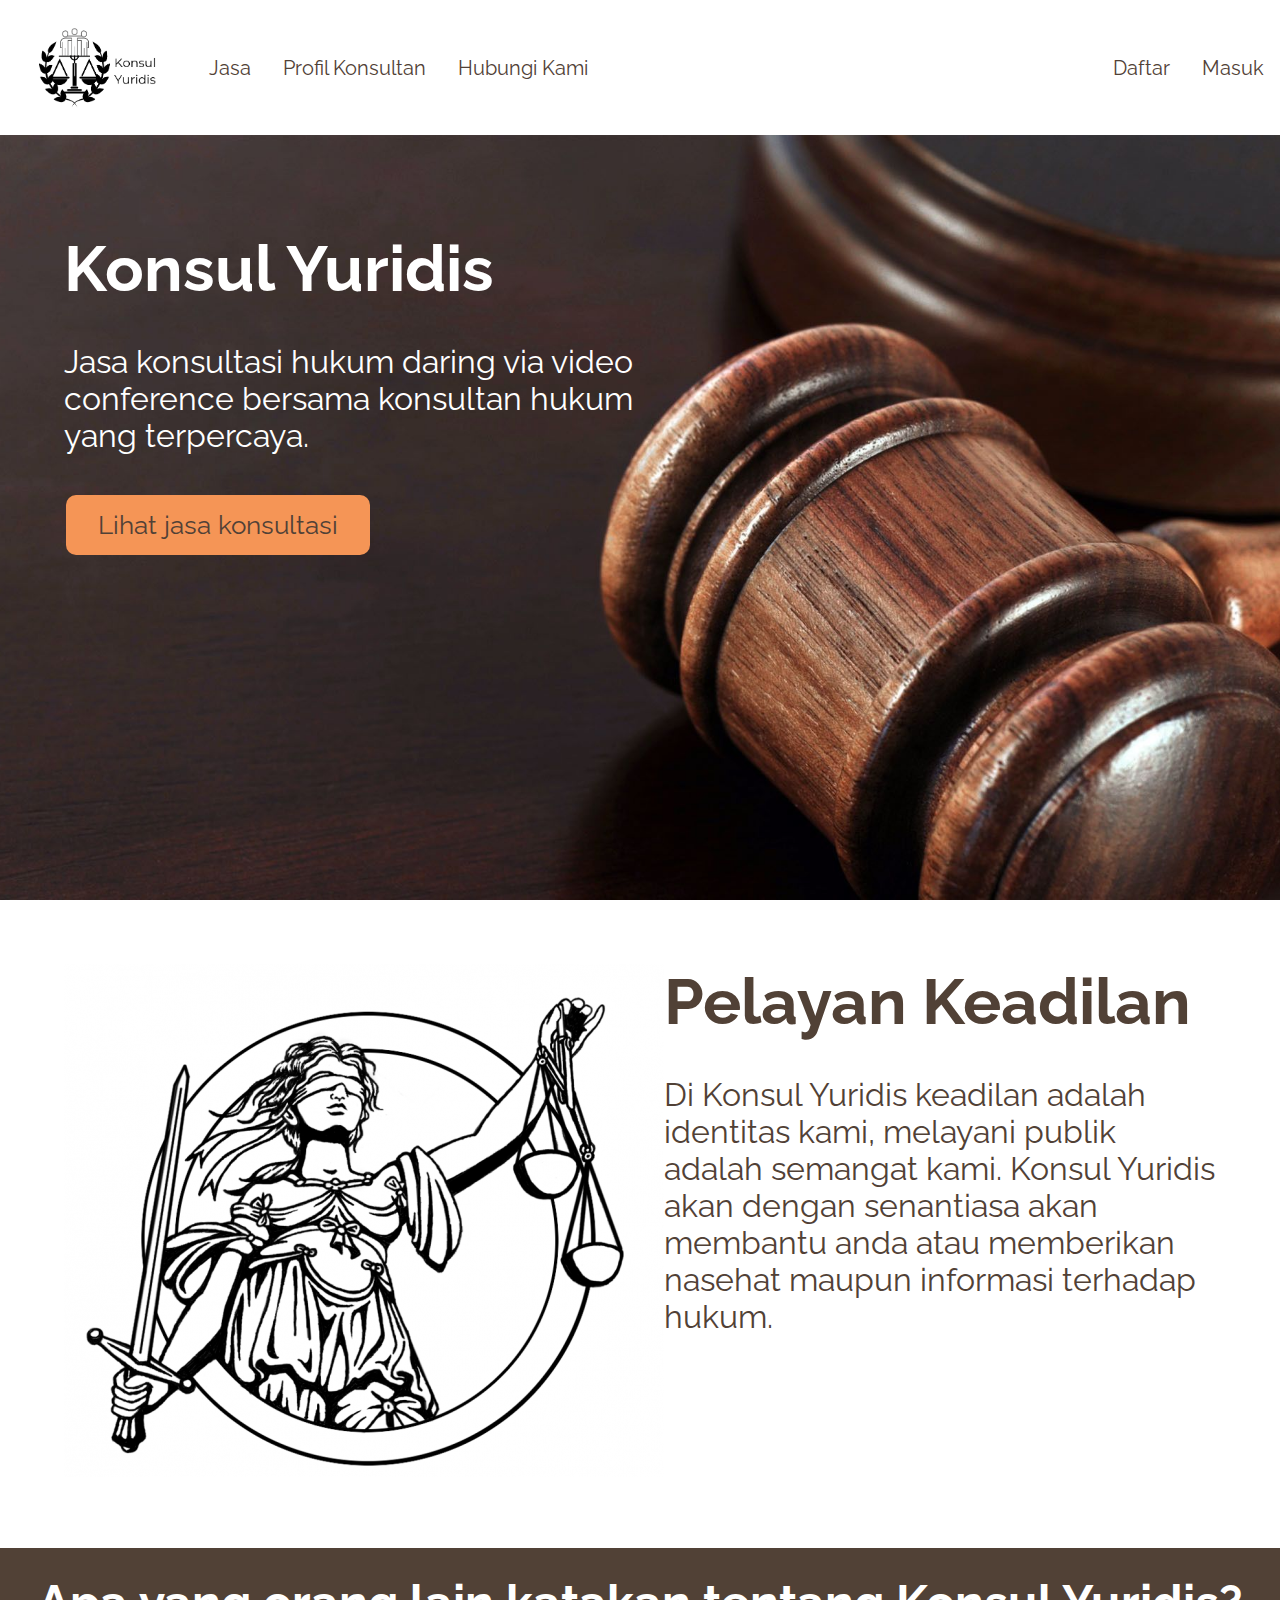
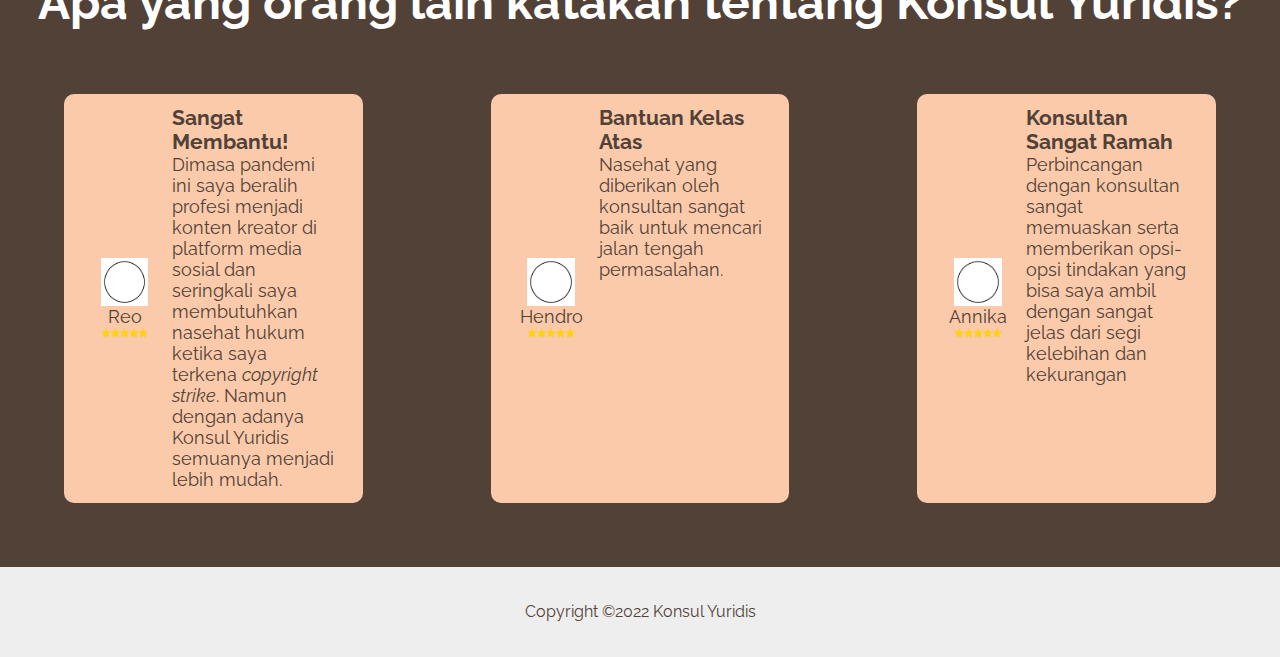
<file: KonsulYuridis-main/index.html>
<!DOCTYPE html>
<html lang="en">
<head>
    <meta charset="UTF-8">
    <meta http-equiv="X-UA-Compatible" content="IE=edge">
    <meta name="viewport" content="width=device-width, initial-scale=1.0">
    <title>Home</title>
    <link rel="stylesheet" type="text/css" href="css/appstyle.css">
    <link rel="preconnect" href="https://fonts.googleapis.com">
    <link rel="preconnect" href="https://fonts.gstatic.com" crossorigin>
    <link href="https://fonts.googleapis.com/css2?family=Raleway:ital,wght@0,100;0,200;0,300;0,400;0,500;0,600;0,700;0,800;0,900;1,100;1,200;1,300;1,400;1,500;1,600;1,700;1,800;1,900&display=swap" rel="stylesheet">
</head>
<body>
    <div id="container">
        <div id="header">
            <div class="menuKiri">
                <ul>
                    <li class="logo"><a href="index.html" class="logos"><img src="images/logo.png" alt="Logo"></a></li>
                    <li><a href="jasa.html">Jasa</a></li>
                    <li><a href="konsultan.html">Profil Konsultan</a></li>
                    <li><a href="kontak.html">Hubungi Kami</a></li>
                </ul>
            </div>
            <div class="menuKanan">
                <ul>
                    <li class="daftar"><a href="daftar.html">Daftar</a></li>
                    <li class="masuk"><a href="masuk.html">Masuk</a></li>
                    <!-- <li class="akun"><a href="akun.html" class="akuns"><img src="images/akun.png" alt="Akun"></a></li> -->
                </ul>
            </div>
        </div>
        <div id="content">
            <div class="home1">
                <div style="flex-grow: 1; padding-left: 5%; padding-top: 7.5%;">
                    <h1>Konsul Yuridis</h1>
                    <p><br>Jasa konsultasi hukum daring via video conference bersama konsultan hukum yang terpercaya.<br><br></p>
                    <a class="button1" href="jasa.html">Lihat jasa konsultasi</a>
                </div>
                <div style="flex-grow: 1; width: 110%;">
                    
                </div>
            </div>

            <div class="home2">
                <div class="home2Left">
                    <img src="images/img1.png" alt="Img1">
                </div>
                <div class="home2Right">
                    <h1>Pelayan Keadilan</h1>
                    <p><br>Di Konsul Yuridis keadilan adalah identitas kami, melayani publik adalah semangat kami. Konsul Yuridis akan dengan senantiasa akan membantu anda atau memberikan nasehat maupun informasi terhadap hukum. </p>
                </div>
            </div>

            <div class="review">
                <h1>Apa yang orang lain katakan tentang Konsul Yuridis?</h1>
                <div class="reviewBox">
                    <div class="box1">
                        <div class="akunTestimoni">
                            <img src="images/akun.png" width="50%" alt="Akun Testimoni 1">
                            <p>Reo</p>
                            <img src="images/five-star-rating.png" width="50%" alt="5 Star">
                        </div>
                        <div class="isiTestimoni">
                            <h3>Sangat Membantu!</h5>
                            <p>Dimasa pandemi ini saya beralih profesi menjadi konten kreator di platform media sosial dan seringkali saya membutuhkan nasehat hukum ketika saya terkena <i>copyright strike</i>. Namun dengan adanya Konsul Yuridis semuanya menjadi lebih mudah.</p>
                        </div>
                    </div>
                    <div class="box1">
                        <div class="akunTestimoni">
                            <img src="images/akun.png" width="50%" alt="Akun Testimoni 1">
                            <p>Hendro</p>
                            <img src="images/five-star-rating.png" width="50%" alt="5 Star">
                        </div>
                        <div class="isiTestimoni">
                            <h3>Bantuan Kelas Atas</h5>
                            <p>Nasehat yang diberikan oleh konsultan sangat baik untuk mencari jalan tengah permasalahan.</p>
                        </div>
                    </div>
                    <div class="box1">
                        <div class="akunTestimoni">
                            <img src="images/akun.png" width="50%" alt="Akun Testimoni 1">
                            <p>Annika</p>
                            <img src="images/five-star-rating.png" width="50%" alt="5 Star">
                        </div>
                        <div class="isiTestimoni">
                            <h3>Konsultan Sangat Ramah</h5>
                            <p>Perbincangan dengan konsultan sangat memuaskan serta memberikan opsi-opsi tindakan yang bisa saya ambil dengan sangat jelas dari segi kelebihan dan kekurangan</p>
                        </div>
                    </div>
                </div>
            </div>
        </div>
        <div id="footer">
            Copyright &copy;2022 Konsul Yuridis
        </div>
    </div>
</body>
</html>
</file>
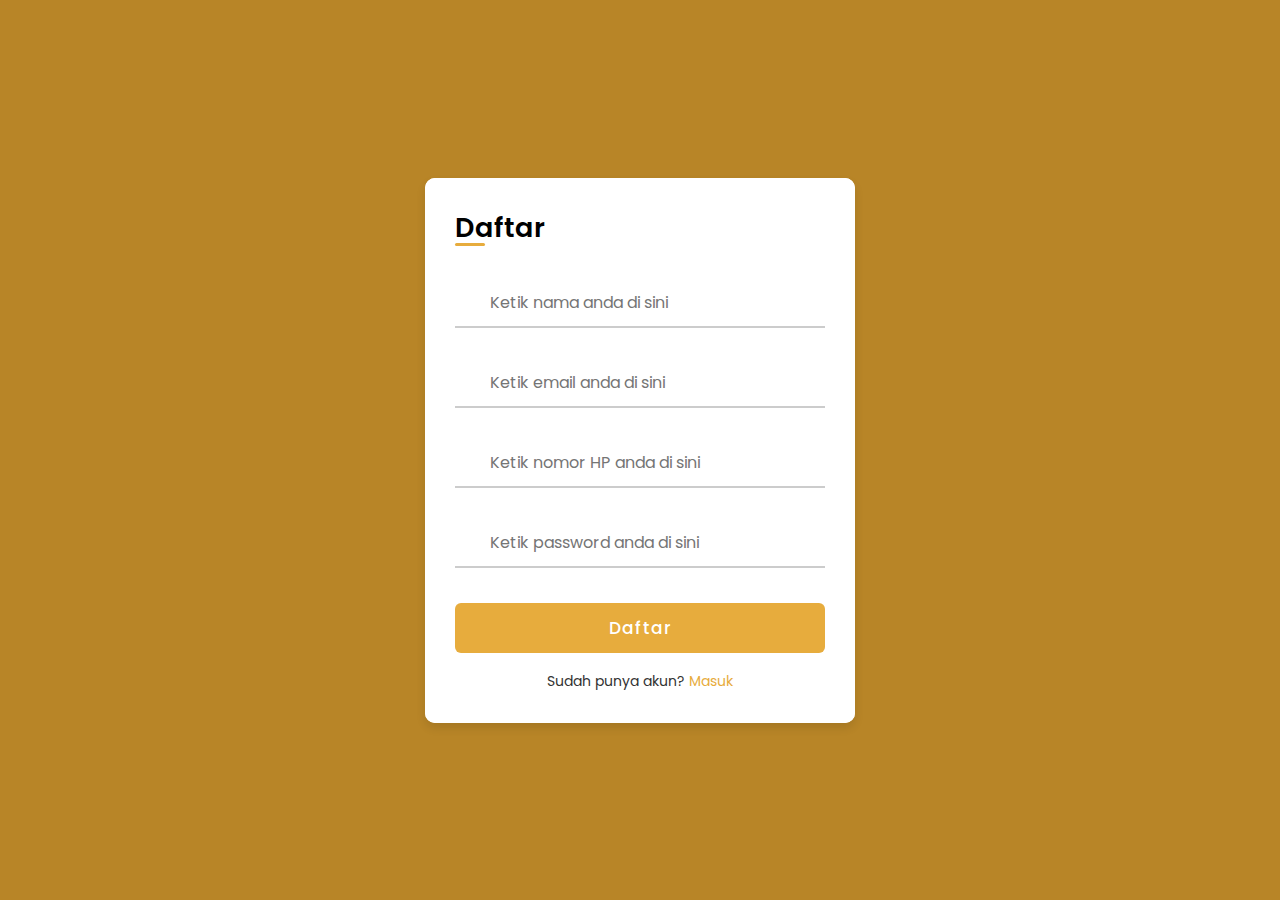
<file: KonsulYuridis-main/daftar.html>
<!DOCTYPE html>
<html lang="en">
<head>
    <meta charset="UTF-8">
    <meta http-equiv="X-UA-Compatible" content="IE=edge">
    <meta name="viewport" content="width=device-width, initial-scale=1.0">
    <link rel="stylesheet" href="https://unicons.iconscout.com/release/v4.0.0/css/line.css">
    <link rel="stylesheet" href="css/formstyle.css">
    
</head>
<body>
    
    <div class="container">
        <div class="forms">
            <div class="form daftar">
                <span class="title">Daftar</span>

                <form action="#">
                    <div class="input-field">
                        <input type="text" placeholder="Ketik nama anda di sini" required>
                        <i class="uil uil-user"></i>
                    </div>
                    <div class="input-field">
                        <input type="email" placeholder="Ketik email anda di sini" required>
                        <i class="uil uil-envelope icon"></i>
                    </div>
                    <div class="input-field">
                        <input type="text" onkeypress="isInputNumber(event)" placeholder="Ketik nomor HP anda di sini" required>
                        <i class="uil uil-mobile-android"></i>
                    </div>
                    <div class="input-field">
                        <input type="password" class="password" placeholder="Ketik password anda di sini" required>
                        <i class="uil uil-lock icon"></i>
                        <i class="uil uil-eye-slash show"></i>
                    </div>

                    
                    

                    <div class="input-field button">
                        <input type="submit" value="Daftar">
                    </div>
                    
                </form>

                <div class="login-signup">
                    <span class="text">Sudah punya akun?
                        <a href="masuk.html" class="text signup-link">Masuk</a>
                    </span>
                </div>
            </div>

        </div>
    </div>
</div>

<script src="formscript.js"></script>

</body>
</html>
</file>
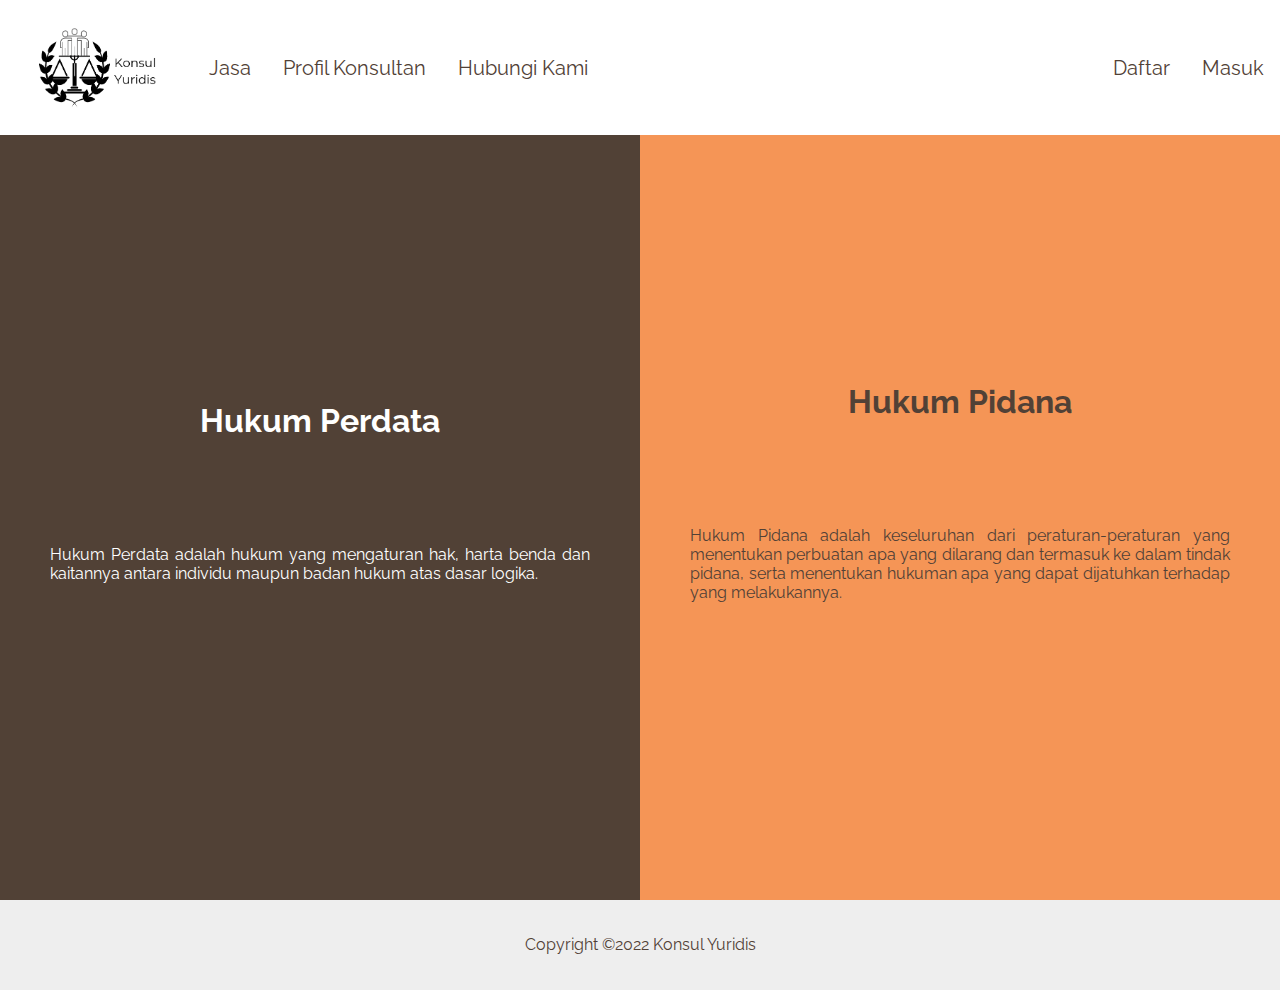
<file: KonsulYuridis-main/informasi.html>
<!DOCTYPE html>
<html lang="en">
<head>
    <meta charset="UTF-8">
    <meta http-equiv="X-UA-Compatible" content="IE=edge">
    <meta name="viewport" content="width=device-width, initial-scale=1.0">
    <title>Home</title>
    <link rel="stylesheet" type="text/css" href="css/informasi.css">
    <link rel="preconnect" href="https://fonts.googleapis.com">
    <link rel="preconnect" href="https://fonts.gstatic.com" crossorigin>
    <link href="https://fonts.googleapis.com/css2?family=Raleway:ital,wght@0,100;0,200;0,300;0,400;0,500;0,600;0,700;0,800;0,900;1,100;1,200;1,300;1,400;1,500;1,600;1,700;1,800;1,900&display=swap" rel="stylesheet">
</head>
<body>
    <div id="container">
        <div id="header">
            <div class="menuKiri">
                <ul>
                    <li class="logo"><a href="index.html" class="logos"><img src="images/logo.png" alt="Logo"></a></li>
                    <li><a href="jasa.html">Jasa</a></li>
                    <li><a href="konsultan.html">Profil Konsultan</a></li>
                    <li><a href="kontak.html">Hubungi Kami</a></li>
                </ul>
            </div>
            <div class="menuKanan">
                <ul>
                    <li class="daftar"><a href="daftar.html">Daftar</a></li>
                    <li class="masuk"><a href="masuk.html">Masuk</a></li>
                    <!-- <li class="akun"><a href="akun.html" class="akuns"><img src="images/akun.png" alt="Akun"></a></li> -->
                </ul>
            </div>
        </div>
        <div id="content">
            <div class="perdata">
                <h1>Hukum Perdata<br><br></h1>
                <p><br>Hukum Perdata adalah hukum yang mengaturan hak, harta benda dan kaitannya antara individu maupun badan hukum atas dasar logika.</p>
            </div>
            <div class="pidana">
                <h1>Hukum Pidana<br><br></h1>
                <p><br>Hukum Pidana adalah keseluruhan dari peraturan-peraturan yang menentukan perbuatan apa yang dilarang dan termasuk ke dalam tindak pidana, serta menentukan hukuman apa yang dapat dijatuhkan terhadap yang melakukannya.</p>
            </div>
        </div>
        <div id="footer">
            Copyright &copy;2022 Konsul Yuridis
        </div>
    </div>
</body>
</html>
</file>
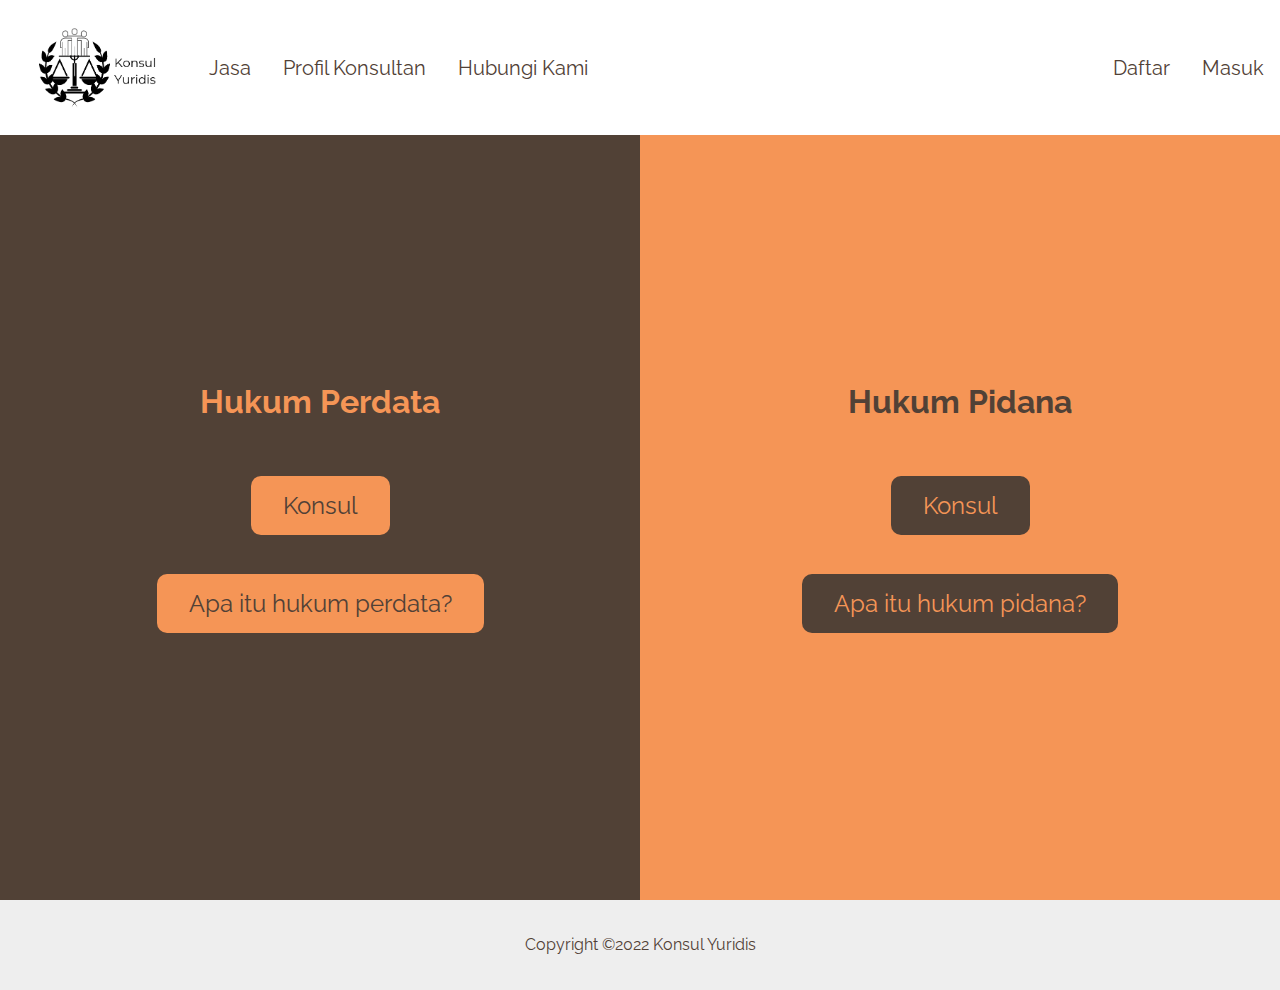
<file: KonsulYuridis-main/jasa.html>
<!DOCTYPE html>
<html lang="en">
<head>
    <meta charset="UTF-8">
    <meta http-equiv="X-UA-Compatible" content="IE=edge">
    <meta name="viewport" content="width=device-width, initial-scale=1.0">
    <title>Home</title>
    <link rel="stylesheet" type="text/css" href="css/jasa.css">
    <link rel="preconnect" href="https://fonts.googleapis.com">
    <link rel="preconnect" href="https://fonts.gstatic.com" crossorigin>
    <link href="https://fonts.googleapis.com/css2?family=Raleway:ital,wght@0,100;0,200;0,300;0,400;0,500;0,600;0,700;0,800;0,900;1,100;1,200;1,300;1,400;1,500;1,600;1,700;1,800;1,900&display=swap" rel="stylesheet">
</head>
<body>
    <div id="container">
        <div id="header">
            <div class="menuKiri">
                <ul>
                    <li class="logo"><a href="index.html" class="logos"><img src="images/logo.png" alt="Logo"></a></li>
                    <li><a href="jasa.html">Jasa</a></li>
                    <li><a href="konsultan.html">Profil Konsultan</a></li>
                    <li><a href="kontak.html">Hubungi Kami</a></li>
                </ul>
            </div>
            <div class="menuKanan">
                <ul>
                    <li class="daftar"><a href="daftar.html">Daftar</a></li>
                    <li class="masuk"><a href="masuk.html">Masuk</a></li>
                    <!-- <li class="akun"><a href="akun.html" class="akuns"><img src="images/akun.png" alt="Akun"></a></li> -->
                </ul>
            </div>
        </div>
        <div id="content">
            <div class="perdata">
                <h1>Hukum Perdata<br><br></h1>
                <a href="konsul.html">Konsul</a>
                <a href="informasi.html">Apa itu hukum perdata?</a>
            </div>
            <div class="pidana">
                <h1>Hukum Pidana<br><br></h1>
                <a href="konsul.html">Konsul</a>
                <a href="informasi.html">Apa itu hukum pidana?</a>
            </div>
        </div>
        <div id="footer">
            Copyright &copy;2022 Konsul Yuridis
        </div>
    </div>
</body>
</html>
</file>
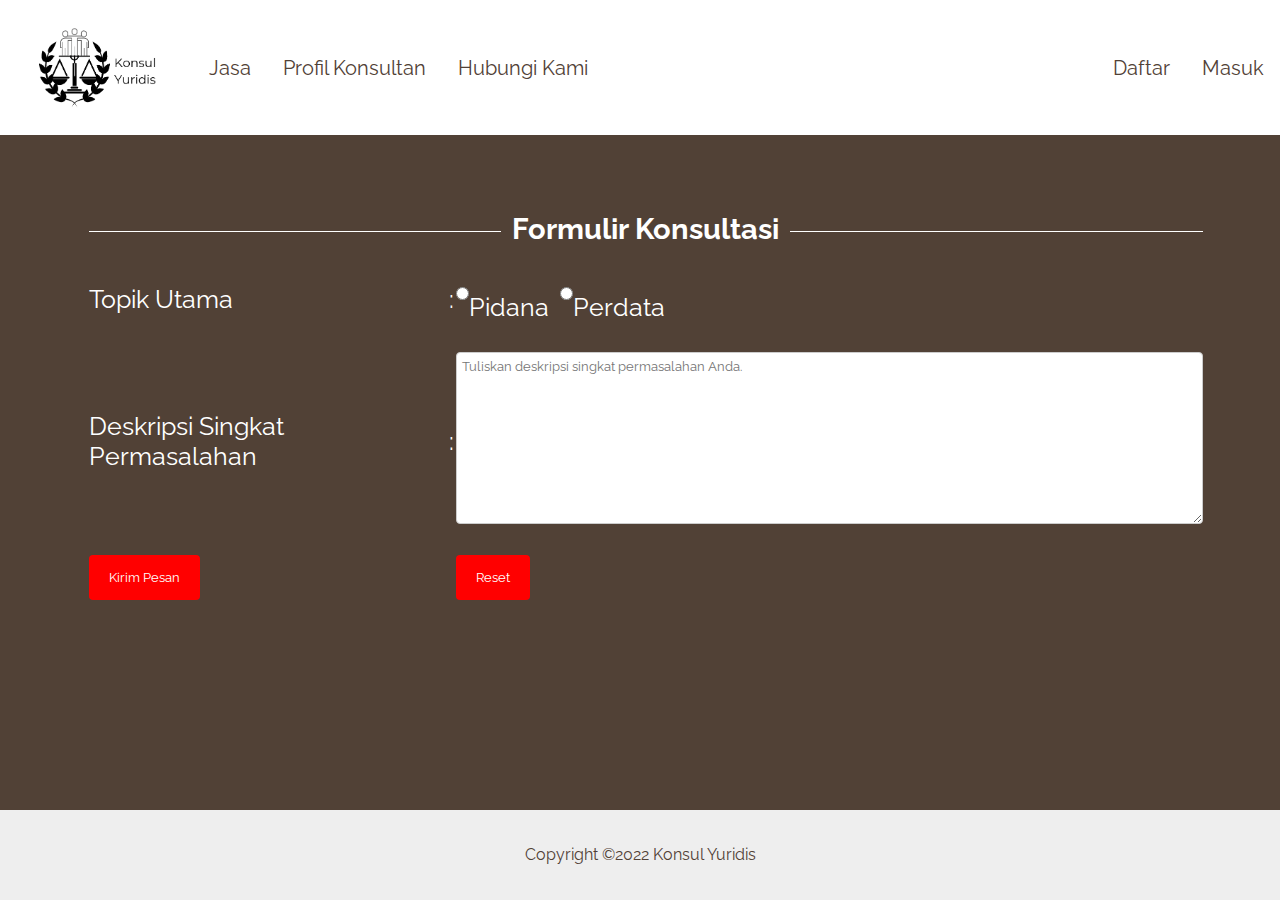
<file: KonsulYuridis-main/konsul.html>
<!DOCTYPE html>
<html lang="en">
<head>
    <meta charset="UTF-8">
    <meta http-equiv="X-UA-Compatible" content="IE=edge">
    <meta name="viewport" content="width=device-width, initial-scale=1.0">
    <title>Home</title>
    <link rel="stylesheet" type="text/css" href="css/konsul.css">
    <link rel="preconnect" href="https://fonts.googleapis.com">
    <link rel="preconnect" href="https://fonts.gstatic.com" crossorigin>
    <link href="https://fonts.googleapis.com/css2?family=Raleway:ital,wght@0,100;0,200;0,300;0,400;0,500;0,600;0,700;0,800;0,900;1,100;1,200;1,300;1,400;1,500;1,600;1,700;1,800;1,900&display=swap" rel="stylesheet">
</head>
<body>
    <div id="container">
        <div id="header">
            <div class="menuKiri">
                <ul>
                    <li class="logo"><a href="index.html" class="logos"><img src="images/logo.png" alt="Logo"></a></li>
                    <li><a href="jasa.html">Jasa</a></li>
                    <li><a href="konsultan.html">Profil Konsultan</a></li>
                    <li><a href="kontak.html">Hubungi Kami</a></li>
                </ul>
            </div>
            <div class="menuKanan">
                <ul>
                    <li class="daftar"><a href="daftar.html">Daftar</a></li>
                    <li class="masuk"><a href="masuk.html">Masuk</a></li>
                    <!-- <li class="akun"><a href="akun.html" class="akuns"><img src="images/akun.png" alt="Akun"></a></li> -->
                </ul>
            </div>
        </div>
        <div id="content">
            <div class="formulir">
                <form name="payment">
                    <table>
                        <tr>
                            <td colspan="3"><h3 class="heading">Formulir Konsultasi</h3></td>
                        </tr>
                        <tr>
                            <td><label for="Topik">Topik Utama</label></td>
                            <td> : </td>
                            <td>
                                <div style="width: 100%;">
                                    <input type="radio" name="method" id="pidana" value="pidana"><label for="pidana">Pidana</label>
                                    <input type="radio" name="method" id="perdata" value="perdata"><label for="perdata">Perdata</label>
                                </div>
                            </td>
                        </tr>
                        <tr>
                            <td><label for="Detail">Deskripsi Singkat Permasalahan</label></td>
                            <td> : </td>
                            <td><div style="width: 100%;"><textarea name="Deskripsi" id="deskripsi" cols="100" rows="10" placeholder="Tuliskan deskripsi singkat permasalahan Anda."></textarea></div></td>
                        </tr>
                        <tr>
                            <td><a href="selesai.html"><input type="button" value="Kirim Pesan"></a></td>
                            <td></td>
                            <td><input type="reset" value="Reset" style="float: left;"></td>
                        </tr>
                    </table>
                </form>
            </div>
        </div>
        <div id="footer">
            Copyright &copy;2022 Konsul Yuridis
        </div>
    </div>
</body>
</html>
</file>
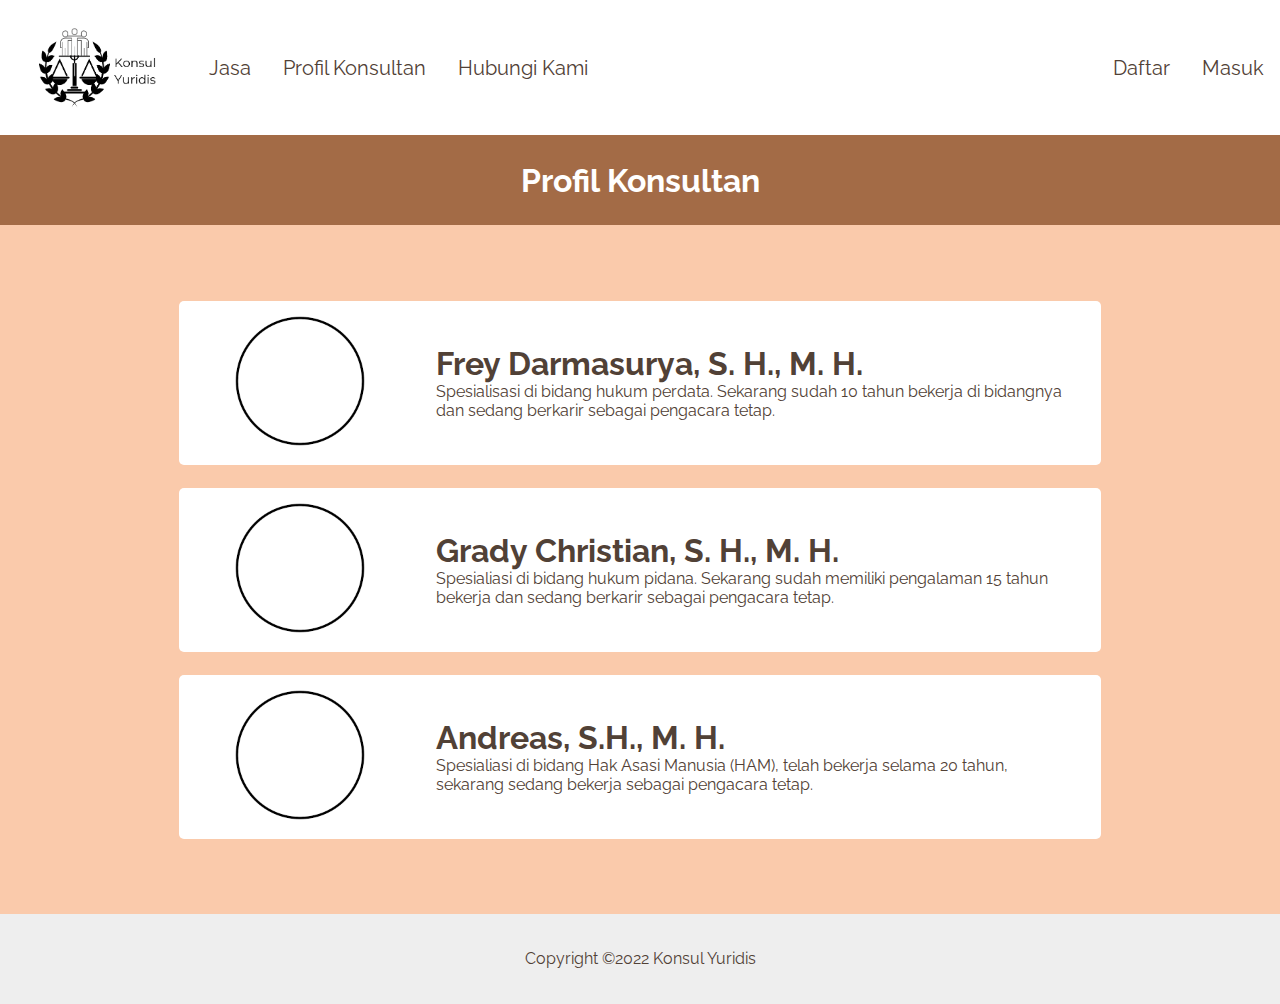
<file: KonsulYuridis-main/konsultan.html>
<!DOCTYPE html>
<html lang="en">
<head>
    <meta charset="UTF-8">
    <meta http-equiv="X-UA-Compatible" content="IE=edge">
    <meta name="viewport" content="width=device-width, initial-scale=1.0">
    <title>Home</title>
    <link rel="stylesheet" type="text/css" href="css/konsultan.css">
    <link rel="preconnect" href="https://fonts.googleapis.com">
    <link rel="preconnect" href="https://fonts.gstatic.com" crossorigin>
    <link href="https://fonts.googleapis.com/css2?family=Raleway:ital,wght@0,100;0,200;0,300;0,400;0,500;0,600;0,700;0,800;0,900;1,100;1,200;1,300;1,400;1,500;1,600;1,700;1,800;1,900&display=swap" rel="stylesheet">
</head>
<body>
    <div id="container">
        <div id="header">
            <div class="menuKiri">
                <ul>
                    <li class="logo"><a href="index.html" class="logos"><img src="images/logo.png" alt="Logo"></a></li>
                    <li><a href="jasa.html">Jasa</a></li>
                    <li><a href="konsultan.html">Profil Konsultan</a></li>
                    <li><a href="kontak.html">Hubungi Kami</a></li>
                </ul>
            </div>
            <div class="menuKanan">
                <ul>
                    <li class="daftar"><a href="daftar.html">Daftar</a></li>
                    <li class="masuk"><a href="masuk.html">Masuk</a></li>
                    <!-- <li class="akun"><a href="akun.html" class="akuns"><img src="images/akun.png" alt="Akun"></a></li> -->
                </ul>
            </div>
        </div>
        <div id="content">
            <div class="profilHeader">
                <h1>Profil Konsultan</h1>
            </div>
            <div class="profiles">
                <div class="profil1">
                    <div class="foto"><img src="images/akun.png" width="150vw" alt="Foto"></div>
                    <div class="deskripsi">
                        <h1>Frey Darmasurya, S. H., M. H.</h1>
                        <p>Spesialisasi di bidang hukum perdata. Sekarang sudah 10 tahun bekerja di bidangnya dan sedang berkarir sebagai pengacara tetap.</p>
                    </div>
                </div>
                <div class="profil1">
                    <div class="foto"><img src="images/akun.png" width="150vw" alt="Foto"></div>
                    <div class="deskripsi">
                        <h1>Grady Christian, S. H., M. H.</h1>
                        <p>Spesialiasi di bidang hukum pidana. Sekarang sudah memiliki pengalaman 15 tahun bekerja dan sedang berkarir sebagai pengacara tetap.</p>
                    </div>
                </div>
                <div class="profil1">
                    <div class="foto"><img src="images/akun.png" width="150vw" alt="Foto"></div>
                    <div class="deskripsi">
                        <h1>Andreas, S.H., M. H.</h1>
                        <p>Spesialiasi di bidang Hak Asasi Manusia (HAM), telah bekerja selama 20 tahun, sekarang sedang bekerja sebagai pengacara tetap.</p>
                    </div>
                </div>
            </div>
        </div>
        <div id="footer">
            Copyright &copy;2022 Konsul Yuridis
        </div>
    </div>
</body>
</html>
</file>
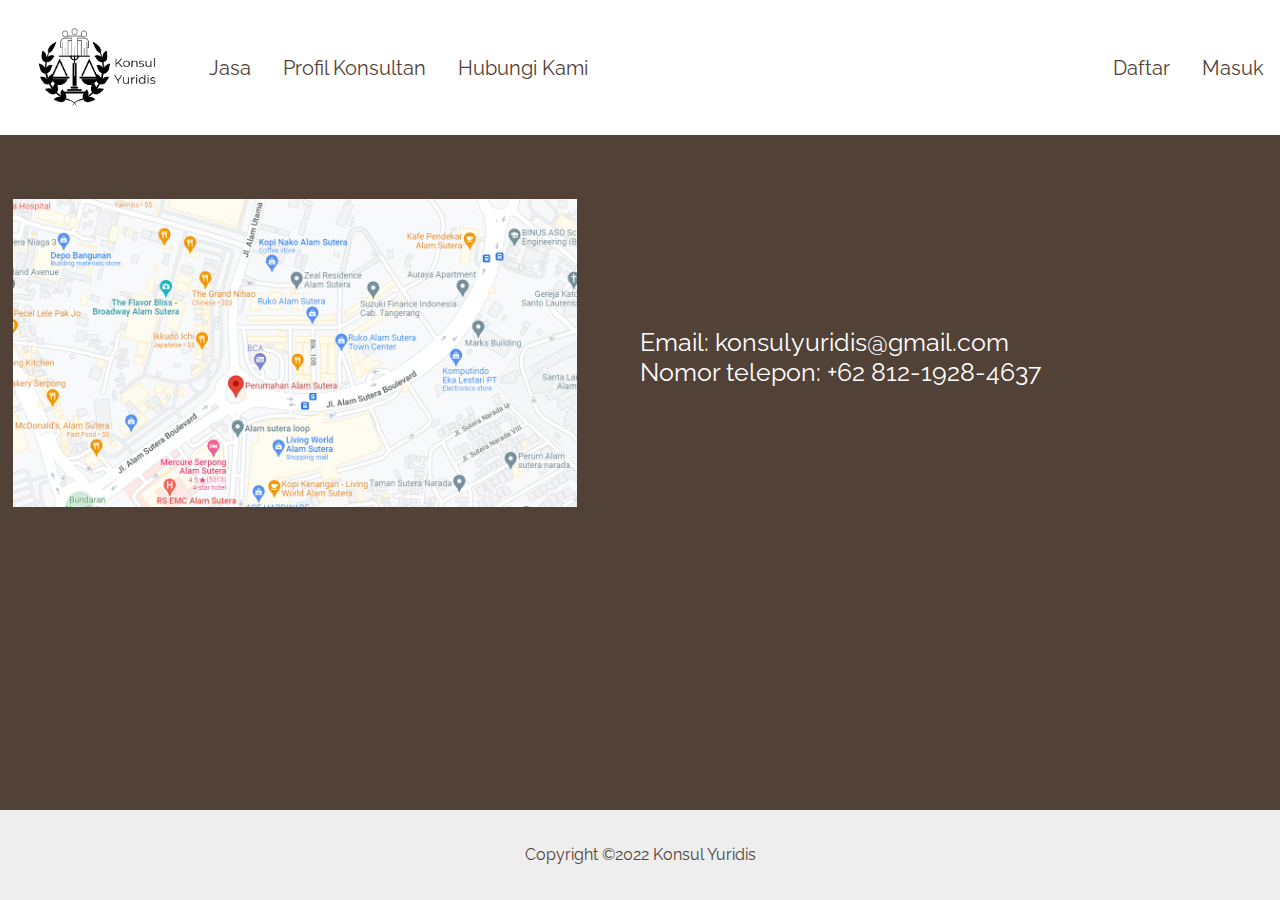
<file: KonsulYuridis-main/kontak.html>
<!DOCTYPE html>
<html lang="en">
<head>
    <meta charset="UTF-8">
    <meta http-equiv="X-UA-Compatible" content="IE=edge">
    <meta name="viewport" content="width=device-width, initial-scale=1.0">
    <title>Home</title>
    <link rel="stylesheet" type="text/css" href="css/kontak.css">
    <link rel="preconnect" href="https://fonts.googleapis.com">
    <link rel="preconnect" href="https://fonts.gstatic.com" crossorigin>
    <link href="https://fonts.googleapis.com/css2?family=Raleway:ital,wght@0,100;0,200;0,300;0,400;0,500;0,600;0,700;0,800;0,900;1,100;1,200;1,300;1,400;1,500;1,600;1,700;1,800;1,900&display=swap" rel="stylesheet">
</head>
<body>
    <div id="container">
        <div id="header">
            <div class="menuKiri">
                <ul>
                    <li class="logo"><a href="index.html" class="logos"><img src="images/logo.png" alt="Logo"></a></li>
                    <li><a href="jasa.html">Jasa</a></li>
                    <li><a href="konsultan.html">Profil Konsultan</a></li>
                    <li><a href="kontak.html">Hubungi Kami</a></li>
                </ul>
            </div>
            <div class="menuKanan">
                <ul>
                    <li class="daftar"><a href="daftar.html">Daftar</a></li>
                    <li class="masuk"><a href="masuk.html">Masuk</a></li>
                    <!-- <li class="akun"><a href="akun.html" class="akuns"><img src="images/akun.png" alt="Akun"></a></li> -->
                </ul>
            </div>
        </div>
        <div id="content">
            <div class="map">
                <img src="images/Map.png" alt="Map" width="90%">
            </div>
            <div class="mapExp">
                <p>Email: konsulyuridis@gmail.com</p>
                <p>Nomor telepon: +62 812-1928-4637</p>
            </div>
        </div>
        <div id="footer">
            Copyright &copy;2022 Konsul Yuridis
        </div>
    </div>
</body>
</html>
</file>
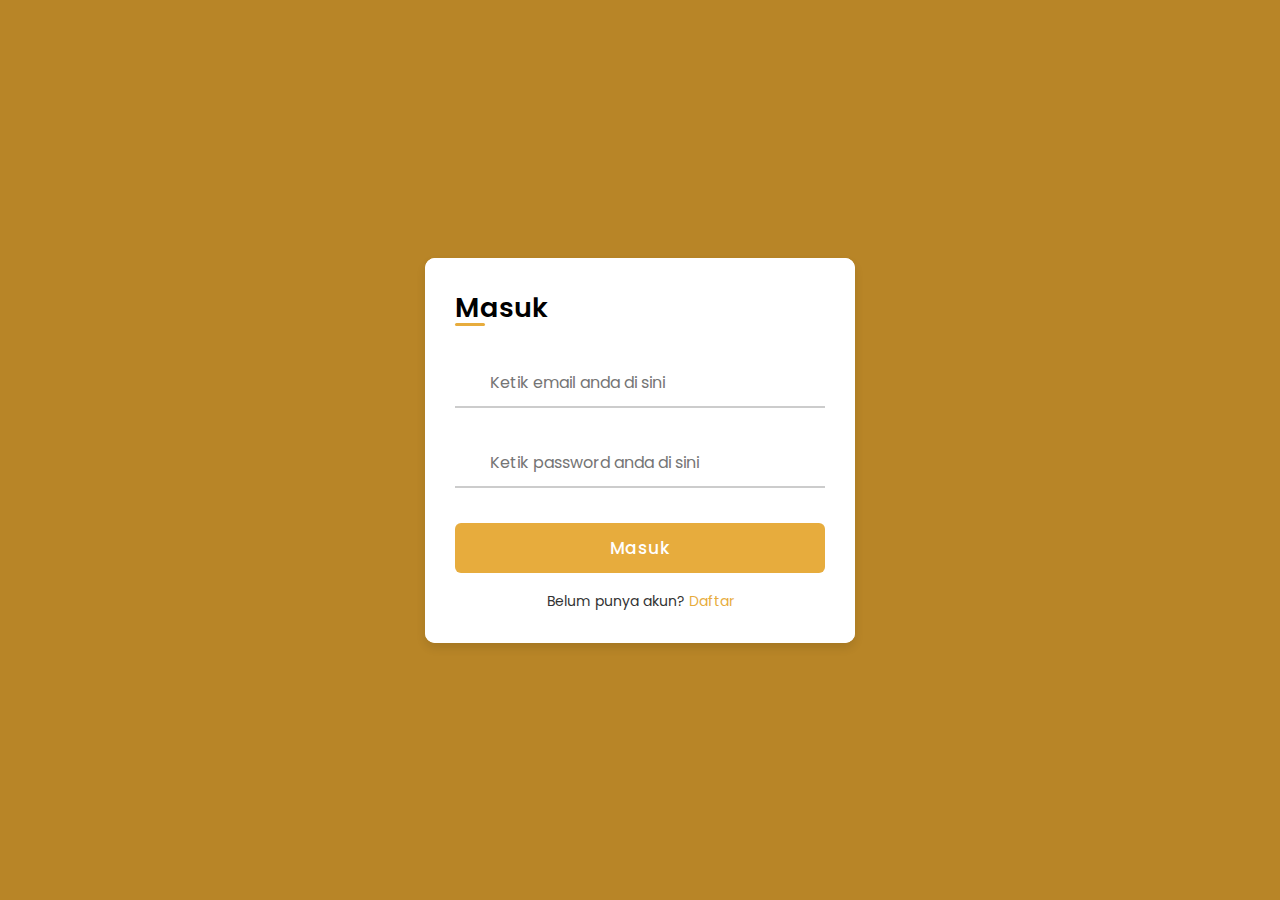
<file: KonsulYuridis-main/masuk.html>
<!DOCTYPE html>
<html lang="en">
<head>
    <meta charset="UTF-8">
    <meta http-equiv="X-UA-Compatible" content="IE=edge">
    <meta name="viewport" content="width=device-width, initial-scale=1.0">
    <link rel="stylesheet" href="https://unicons.iconscout.com/release/v4.0.0/css/line.css">
    <link rel="stylesheet" href="css/formstyle.css">
    
</head>
<body>
    
    <div class="container">
        <div class="forms">
            <div class="form masuk">
                <span class="title">Masuk</span>

                <form action="#">
                    <div class="input-field">
                        <input type="email" placeholder="Ketik email anda di sini" required>
                        <i class="uil uil-envelope icon"></i>
                    </div>
                    <div class="input-field">
                        <input type="password" class="password" placeholder="Ketik password anda di sini" required>
                        <i class="uil uil-lock icon"></i>
                        <i class="uil uil-eye-slash show"></i>
                    </div>

                    
                    

                    <div class="input-field button">
                        <input type="submit" value="Masuk">
                    </div>
                    
                </form>

                <div class="login-signup">
                    <span class="text">Belum punya akun?
                        <a href="daftar.html" class="text signup-link">Daftar</a>
                    </span>
                </div>
            </div>

        </div>
    </div>
</div>

<script src="formscript.js"></script>

</body>
</html>
</file>
<file: KonsulYuridis-main/css/appstyle.css>
* {
    padding: 0;
    margin: 0;
    box-sizing: border-box;
    font-family: 'Raleway', sans-serif;
}

body {
    padding: 0;
    margin: 0;
}

#container {
    padding: 0;
    margin: 0;
}

/* Header */
.logo {
    padding: 0;
    margin-left: 2%;
    margin-top: 0;
    margin-bottom: 0;
    margin-right: 2%;
    width: 20%;
}

/* .akun {
    padding: 0;
    margin: 0;
    width: 5vw;
} */

#header img {
    vertical-align: middle;
    width: 100%;
}

#header {
    height: 15vh;
    vertical-align: middle;
    font-size: 20px;
    display: flex;
    align-items: center;
    justify-content: space-between;
}

#header ul {
    list-style-type: none;
    margin: 0;
    padding: 0;
    overflow: hidden;
}
  
#header li {
    float: left;
}

#header li a {
    display: flex;
    flex-grow: 1;
    align-items: center;
    block-size: 15vh;
    color: #514136;
    text-align: center;
    padding: 14px 16px;
    text-decoration: none;
    transition: 0.5s;
}
  
#header li a:hover:not(.logos):not(.akuns) {
    background-color: #F59556;
    color: #514136;
}

/* Content: Home1 */
.home1 {
    background-image: url(../images/biHome.jpg);
    height: 85vh;
    background-position: center;
    background-size: cover;
    background-repeat: no-repeat;
    position: relative;
    background-color: #cccccc;
    color: white;
    display: flex;
    font-size: 2em;
}

.home1 .button1 {
    background-color: #F59556;
    border: none;
    color: #514136;
    font-size: 0.8em;
    padding: 15px 32px;
    text-align: center;
    text-decoration: none;
    display: inline-block;
    margin: 4px 2px;
    cursor: pointer;
    border-radius: 10px;
    transition-duration: 0.5s;
}

.home1 .button1:hover {
    background-color: white;
    color: #514136;
}

/* Content: Home2 */
.home2 {
    display: flex;
    padding: 5%;
    font-size: 2em;
    color: #514136;
}

.home2Left{
    flex-grow: 1;
}

.home2Right {
    flex-grow: 1;
}

/* Content: Review */
.review {
    background-color: #514136;
}

.review h1 {
    color: white;
    font-size: 3em;
    text-align: center;
    padding-top: 2%;
}

.reviewBox {
    display: flex;
    justify-content: center;
}

.box1{
    display: flex;
    margin: 5%;
    padding: 1%;
    background-color: #FACAAB;
    border-radius: 10px;
    color: #514136;
    font-size: 1.1em;
    width: 50vw;
}

.akunTestimoni {
    text-align: center;
    display: flex;
    flex-direction: column;
    align-items: center;
    justify-content: center;
    width: 35%;
}

.isiTestimoni {
    width: 60%;
}

/* Footer */
#footer {
    height: 10vh;
    text-align: center;
    line-height: 10vh;
    color: #514136;
    background-color: #EEEEEE;
}
</file>
<file: KonsulYuridis-main/css/formstyle.css>
@import url('https://fonts.googleapis.com/css2?family=Poppins:wght@300;400;500;600;700&display=swap');

*{
    margin: 0;
    padding: 0;
    box-sizing: border-box;
    font-family: 'Poppins', sans-serif;
}

body{
    height: 100vh;
    display: flex;
    align-items: center;
    justify-content: center;
    background-color: #b88527;
}

.container{
    position: relative;
    max-width: 430px;
    width: 100%;
    background: rgb(255, 255, 255);
    border-radius: 10px;
    box-shadow: 0 5px 10px rgba(0, 0, 0, 0.1);
    overflow: hidden;
    margin: 0 20px;
}

.container .forms{
    display: flex;
    align-items: center;
    height: auto;
    width: 200%;
    transition: height 0.2s ease;
}

.container .form .masuk{
    height: fit-content;
}

.container .form{
    width: 50%;
    padding: 30px;
    background-color: #fff;
    transition: margin-left 0.18s ease;
}

.container.active .daftar{
    margin-left: -50%;
    opacity: 0;
}

.container .signup{
    opacity: 0;
    transition: opacity 0.09s ease;
}
.container.active .signup{
    opacity: 1;
    transition: opacity 0.2s ease;
}


.container .form .title{
    position: relative;
    font-size: 27px;
    font-weight: 600;
}

.form .title::before{
    content: '';
    position: absolute;
    left: 0;
    bottom: 0;
    height: 3px;
    width: 30px;
    background-color: #e7ac3d;
    border-radius: 25px;
}

.form .input-field{
    position: relative;
    height: 50px;
    width: 100%;
    margin-top: 30px;
}

.input-field input{
    position: absolute;
    height: 100%;
    width: 100%;
    padding: 0 35px;
    border: none;
    outline: none;
    font-size: 16px;
    border-bottom: 2px solid #ccc;
    border-top: 2px solid transparent;
    transition: all 0.2s ease;
}

.input-field input:is(:focus, :valid){
    border-bottom-color: #e7ac3d;
}

.input-field i{
    position: absolute;
    top: 50%;
    transform: translateY(-50%);
    color: #999;
    font-size: 23px;
    transition: all 0.2s ease;
}

.input-field input:is(:focus, :valid) ~ i{
    color: #e7ac3d;
}

.input-field i.icon{
    left: 0;
}
.input-field i.show{
    right: 0;
    cursor: pointer;
    padding: 10px;
}



.form .text{
    color: #333;
    font-size: 14px;
}

.form a.text{
    color: #e7ac3d;
    text-decoration: none;
}
.form a:hover{
    text-decoration: underline;
}

.form .button{
    margin-top: 35px;
}

.form .button input{
    border: none;
    color: #fff;
    font-size: 17px;
    font-weight: 500;
    letter-spacing: 1px;
    border-radius: 6px;
    background-color: #e7ac3d;
    cursor: pointer;
    transition: all 0.3s ease;
}

.button input:hover{
    background-color: #805609;
}

.form .login-signup{
    margin-top: 15px;
    text-align: center;
}
</file>
<file: KonsulYuridis-main/css/informasi.css>
* {
    padding: 0;
    margin: 0;
    box-sizing: border-box;
    font-family: 'Raleway', sans-serif;
}

body {
    padding: 0;
    margin: 0;
}

#container {
    padding: 0;
    margin: 0;
}

/* Header */
.logo {
    padding: 0;
    margin-left: 2%;
    margin-top: 0;
    margin-bottom: 0;
    margin-right: 2%;
    width: 20%;
}

/* .akun {
    padding: 0;
    margin: 0;
    width: 5vw;
} */

#header img {
    vertical-align: middle;
    width: 100%;
}

#header {
    height: 15vh;
    vertical-align: middle;
    font-size: 20px;
    display: flex;
    align-items: center;
    justify-content: space-between;
}

#header ul {
    list-style-type: none;
    margin: 0;
    padding: 0;
    overflow: hidden;
}
  
#header li {
    float: left;
}

#header li a {
    display: flex;
    flex-grow: 1;
    align-items: center;
    block-size: 15vh;
    color: #514136;
    text-align: center;
    padding: 14px 16px;
    text-decoration: none;
    transition: 0.5s;
}
  
#header li a:hover:not(.logos):not(.akuns) {
    background-color: #F59556;
    color: #514136;
}

/* Content */
#content {
    height: 85vh;
    display: flex;
    justify-content: space-around;
    align-items: center;
    text-align: center;
}

.perdata, .pidana {
    align-items: center;
    justify-content: center;
    height: inherit;
    width: 50vw;
    display: flex;
    flex-direction: column;
}

.perdata {
    background-color: #514136;
    color: white;
}

.pidana {
    background-color: #F59556;
    color: #514136;
}

.perdata a, .pidana a {
    border: none;
    font-size: 1.5em;
    padding: 15px 32px;
    margin: 3%;
    text-align: center;
    text-decoration: none;
    display: inline-block;
    cursor: pointer;
    border-radius: 10px;
    transition-duration: 0.5s;
}

.perdata a {
    background-color: #F59556;
    color: #514136;
}

.pidana a {
    background-color: #514136;
    color: #F59556;
}

.perdata a:hover {
    background-color: white;
    color: #F59556;
}

.pidana a:hover {
    background-color: white;
    color: #514136;
}

/* Footer */
#footer {
    height: 10vh;
    text-align: center;
    line-height: 10vh;
    color: #514136;
    background-color: #EEEEEE;
}

.perdata p{
    margin: 50px;
    text-align: justify;
}

.pidana p{
    margin: 50px;
    text-align: justify;
}
</file>
<file: KonsulYuridis-main/css/jasa.css>
* {
    padding: 0;
    margin: 0;
    box-sizing: border-box;
    font-family: 'Raleway', sans-serif;
}

body {
    padding: 0;
    margin: 0;
}

#container {
    padding: 0;
    margin: 0;
}

/* Header */
.logo {
    padding: 0;
    margin-left: 2%;
    margin-top: 0;
    margin-bottom: 0;
    margin-right: 2%;
    width: 20%;
}

/* .akun {
    padding: 0;
    margin: 0;
    width: 5vw;
} */

#header img {
    vertical-align: middle;
    width: 100%;
}

#header {
    height: 15vh;
    vertical-align: middle;
    font-size: 20px;
    display: flex;
    align-items: center;
    justify-content: space-between;
}

#header ul {
    list-style-type: none;
    margin: 0;
    padding: 0;
    overflow: hidden;
}
  
#header li {
    float: left;
}

#header li a {
    display: flex;
    flex-grow: 1;
    align-items: center;
    block-size: 15vh;
    color: #514136;
    text-align: center;
    padding: 14px 16px;
    text-decoration: none;
    transition: 0.5s;
}
  
#header li a:hover:not(.logos):not(.akuns) {
    background-color: #F59556;
    color: #514136;
}

/* Content */
#content {
    height: 85vh;
    display: flex;
    justify-content: space-around;
    align-items: center;
    text-align: center;
}

.perdata, .pidana {
    align-items: center;
    justify-content: center;
    height: inherit;
    width: 50vw;
    display: flex;
    flex-direction: column;
}

.perdata {
    background-color: #514136;
    color: #F59556;
}

.pidana {
    background-color: #F59556;
    color: #514136;
}

.perdata a, .pidana a {
    border: none;
    font-size: 1.5em;
    padding: 15px 32px;
    margin: 3%;
    text-align: center;
    text-decoration: none;
    display: inline-block;
    cursor: pointer;
    border-radius: 10px;
    transition-duration: 0.5s;
}

.perdata a {
    background-color: #F59556;
    color: #514136;
}

.pidana a {
    background-color: #514136;
    color: #F59556;
}

.perdata a:hover {
    background-color: white;
    color: #F59556;
}

.pidana a:hover {
    background-color: white;
    color: #514136;
}

/* Footer */
#footer {
    height: 10vh;
    text-align: center;
    line-height: 10vh;
    color: #514136;
    background-color: #EEEEEE;
}
</file>
<file: KonsulYuridis-main/css/konsul.css>
* {
    padding: 0;
    margin: 0;
    box-sizing: border-box;
    font-family: 'Raleway', sans-serif;
}

body {
    padding: 0;
    margin: 0;
}

#container {
    padding: 0;
    margin: 0;
}

/* Header */
.logo {
    padding: 0;
    margin-left: 2%;
    margin-top: 0;
    margin-bottom: 0;
    margin-right: 2%;
    width: 20%;
}

/* .akun {
    padding: 0;
    margin: 0;
    width: 5vw;
} */

#header img {
    vertical-align: middle;
    width: 100%;
}

#header {
    height: 15vh;
    vertical-align: middle;
    font-size: 20px;
    display: flex;
    align-items: center;
    justify-content: space-between;
}

#header ul {
    list-style-type: none;
    margin: 0;
    padding: 0;
    overflow: hidden;
}
  
#header li {
    float: left;
}

#header li a {
    display: flex;
    flex-grow: 1;
    align-items: center;
    block-size: 15vh;
    color: #514136;
    text-align: center;
    padding: 14px 16px;
    text-decoration: none;
    transition: 0.5s;
}
  
#header li a:hover:not(.logos):not(.akuns) {
    background-color: #F59556;
    color: #514136;
}

/*Content*/

.formulir {
    color: white;
    padding-left: 5.9%;
    padding-top: 5%;
    padding-bottom: 5%;
    padding-right: 5%;
}

input[type=text], textarea {
    width: 100%;
    padding: 5px;
    border: 1px solid #ccc;
    box-sizing: border-box;
    resize: vertical;
    border-radius: 4px;
}

label {
    padding: 5px 5px 5px 0;
    display: inline-block;
}

input[type=button], input[type=reset] {
    cursor: pointer;
    color: white;
    background-color: red;
    border: none;
    border-radius: 4px;
    padding: 12px 20px;
}

input {
    height: 5vh;
}

#content {
    height: 75vh;
    background-color: #514136;
    display: flex;
    justify-content: space-around;
    align-content: center;
    color: white;
    font-size: 25px;
}

.heading {
    overflow: hidden;
    text-align: center;
}

td {
    padding: 1%;
}

.heading:before, .heading:after {
    width: 50%;
    content: "";
    display: inline-block;
    position: relative;
    background-color: #fff;
    vertical-align: middle;
    height: 1px;
}

.heading:after {
    left: 1%;
    margin-right: -50%;
}

.heading:before {
    margin-left: -50%;
    right: 1%;
}

/* Footer */
#footer {
    height: 10vh;
    text-align: center;
    line-height: 10vh;
    color: #514136;
    background-color: #EEEEEE;
}
</file>
<file: KonsulYuridis-main/css/konsultan.css>
* {
    padding: 0;
    margin: 0;
    box-sizing: border-box;
    font-family: 'Raleway', sans-serif;
}

body {
    padding: 0;
    margin: 0;
}

#container {
    padding: 0;
    margin: 0;
}

/* Header */
.logo {
    padding: 0;
    margin-left: 2%;
    margin-top: 0;
    margin-bottom: 0;
    margin-right: 2%;
    width: 20%;
}

/* .akun {
    padding: 0;
    margin: 0;
    width: 5vw;
} */

#header img {
    vertical-align: middle;
    width: 100%;
}

#header {
    height: 15vh;
    vertical-align: middle;
    font-size: 20px;
    display: flex;
    align-items: center;
    justify-content: space-between;
}

#header ul {
    list-style-type: none;
    margin: 0;
    padding: 0;
    overflow: hidden;
}
  
#header li {
    float: left;
}

#header li a {
    display: flex;
    flex-grow: 1;
    align-items: center;
    block-size: 15vh;
    color: #514136;
    text-align: center;
    padding: 14px 16px;
    text-decoration: none;
    transition: 0.5s;
}
  
#header li a:hover:not(.logos):not(.akuns) {
    background-color: #F59556;
    color: #514136;
}

/* Content */
#content {
    display: flex;
    justify-content: space-around;
    align-items: center;
    flex-direction: column;
}

.profilHeader {
    display: flex;
    justify-content: center;
    height: 10vh;
    width: 100%;
    background-color: #A36B46;
    color: white;
    align-items: center;
    text-align: center;
}

.profiles {
    padding: 5%;
    width: 100%;
    display: flex;
    flex-direction: column;
    background-color: #FACAAB;
    justify-items: center;
    align-items: center;
}

.profil1 {
    border-radius: 5px;
    margin: 1%;
    width: 80%;
    padding: 5px;
    background-color: white;
    color: #514136;
    display: flex;
    flex-direction: row;
    justify-items: center;
    align-items: center;
    justify-content:space-around;
    align-content: center;
}

.foto {
    width: 15vw;
    text-align: center;
}

.deskripsi {
    width: 50vw;
}

/* Footer */
#footer {
    height: 10vh;
    text-align: center;
    line-height: 10vh;
    color: #514136;
    background-color: #EEEEEE;
}
</file>
<file: KonsulYuridis-main/css/kontak.css>
* {
    padding: 0;
    margin: 0;
    box-sizing: border-box;
    font-family: 'Raleway', sans-serif;
}

body {
    padding: 0;
    margin: 0;
}

#container {
    padding: 0;
    margin: 0;
}

/* Header */
.logo {
    padding: 0;
    margin-left: 2%;
    margin-top: 0;
    margin-bottom: 0;
    margin-right: 2%;
    width: 20%;
}

/* .akun {
    padding: 0;
    margin: 0;
    width: 5vw;
} */

#header img {
    vertical-align: middle;
    width: 100%;
}

#header {
    height: 15vh;
    vertical-align: middle;
    font-size: 20px;
    display: flex;
    align-items: center;
    justify-content: space-between;
}

#header ul {
    list-style-type: none;
    margin: 0;
    padding: 0;
    overflow: hidden;
}
  
#header li {
    float: left;
}

#header li a {
    display: flex;
    flex-grow: 1;
    align-items: center;
    block-size: 15vh;
    color: #514136;
    text-align: center;
    padding: 14px 16px;
    text-decoration: none;
    transition: 0.5s;
}
  
#header li a:hover:not(.logos):not(.akuns) {
    background-color: #F59556;
    color: #514136;
}

/*Content*/
#content {
    height: 75vh;
    background-color: #514136;
    display: flex;
    justify-content: space-around;
    align-content: center;
}

.map {
    width: 50vw;
    height: 75vh;
    padding-top: 5%;
    padding-left: 1%;
}

.mapExp {
    width: 50vw;
    height: 75vh;
    font-size: 25px;
    padding-top: 15%;
    color: white;
}

/* Footer */
#footer {
    height: 10vh;
    text-align: center;
    line-height: 10vh;
    color: #514136;
    background-color: #EEEEEE;
}
</file>
